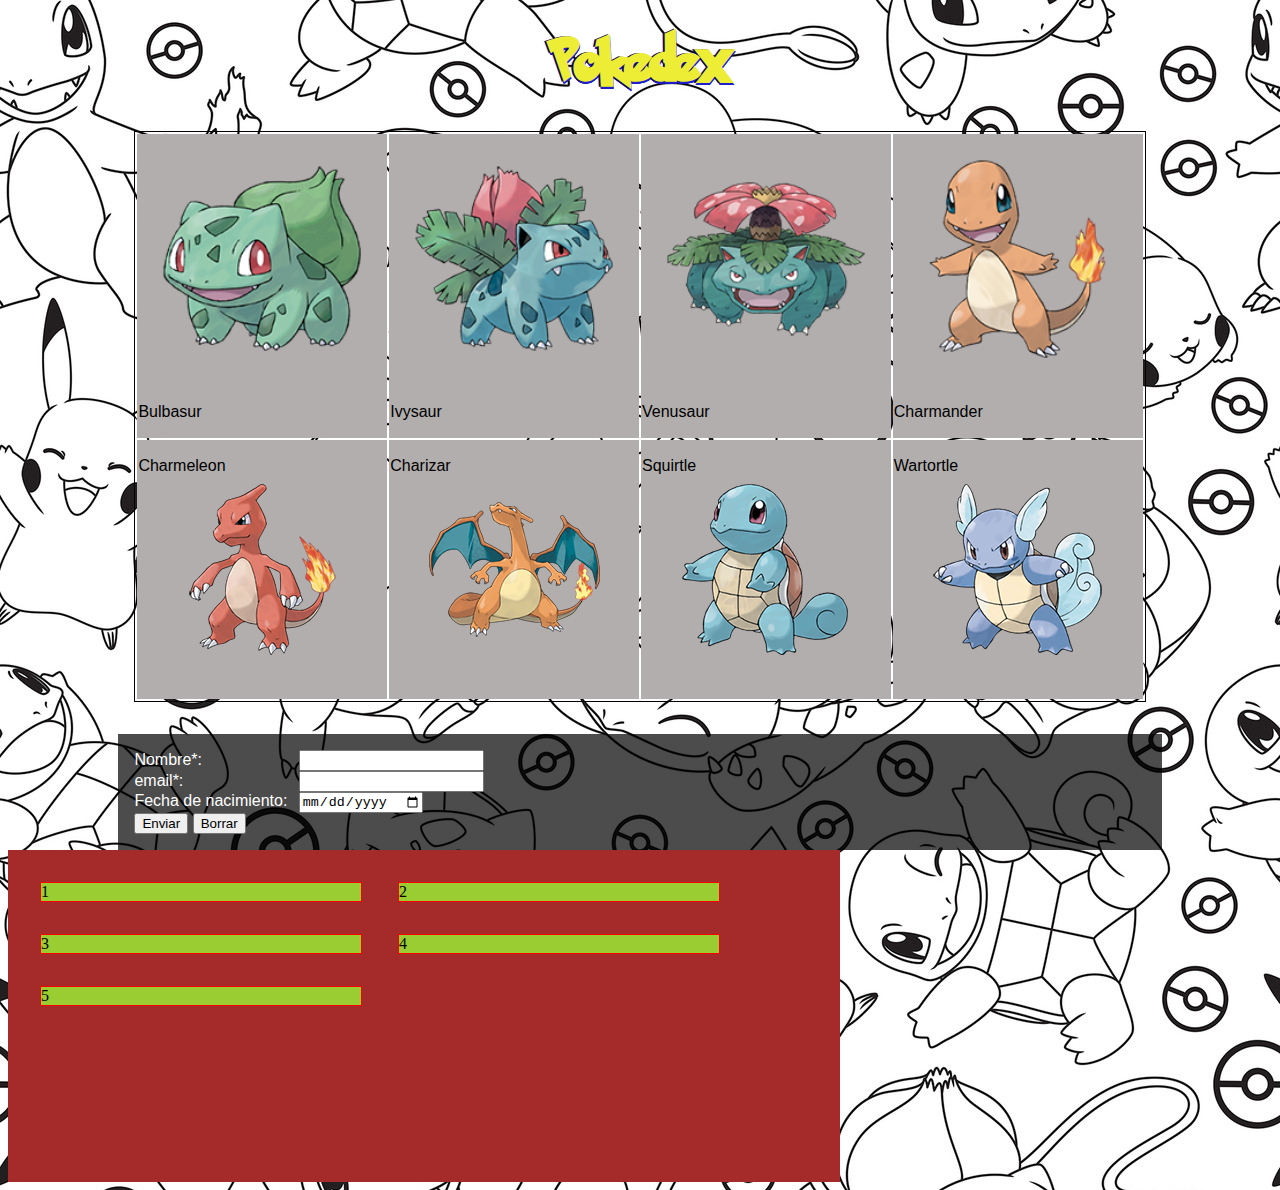
<file: 20250212_Repaso2T/index.html>
<!DOCTYPE html>
<html lang="es">

<head>
    <meta charset="UTF-8">
    <meta name="viewport" content="width=device-width, initial-scale=1.0">
    <title>Pokedex</title>

    <link rel="stylesheet" href="css/style.css">

</head>

<body>

    <h1>Pokedex</h1>
    <table>
        <tr>
            <td>
                <img class="pokemon" src="img/Bulbasur.png" alt="Bulbasur">
                <p class="nombre">Bulbasur</p>
            </td>
            <td>
                <img class="pokemon" src="img/Ivysaur.png" alt="Ivysaur">
                <p class="nombre">Ivysaur</p>
            </td>
            <td>
                <img class="pokemon" src="img/Venusaur.png" alt="Venusaur">
                <p class="nombre">Venusaur</p>
            </td>
            <td>
                <img class="pokemon" src="img/Charmander.png" alt="Charmander">
                <p class="nombre">Charmander</p>
            </td>
        </tr>
        <!--tr>td*4>(img.pokemon+p.nombre)  -->
        <tr id="on_imagen_de_fondo">
            <td id="Charmeleon">
                <p class="nombre">Charmeleon</p>
            </td>
            <td id="Charizar">
                <p class="nombre"> Charizar</p>
            </td>
            <td id="Squirtle">
                <p class="nombre">Squirtle </p>
            </td>
            <td id="Wartortle">
                <p class="nombre">Wartortle</p>
            </td>
        </tr>
    </table>

    <div id="formulario">
        <form action="mailto:pepe@gmail.com">
            <div class="elemento">
                <label for="nombnre">Nombre*: </label>
                <input type="text" name="nombre" id="nombre" required>
            </div>

            <div class="elemento">
                <label for="email">email*:</label>
                <input type="email" name="email" id="email" required>
            </div>

            <div class="elemento">
                <label for="fnacimiento">Fecha de nacimiento:</label>
                <input type="date" name="fnacimiento" id="fnacimiento">
            </div>

            <div class="elemento">
                <input type="submit" name="Enviar" value="Enviar">

                <input type="reset" value="Borrar">
            </div>
        </form>
    </div>

    <div id="ejemplo_display">
        <div class="dentro">1</div>
        <div class="dentro">2</div>
        <div class="dentro">3</div>
        <div class="dentro">4</div>
        <div class="dentro">5</div>
    </div>
</body>

</html>
</file>
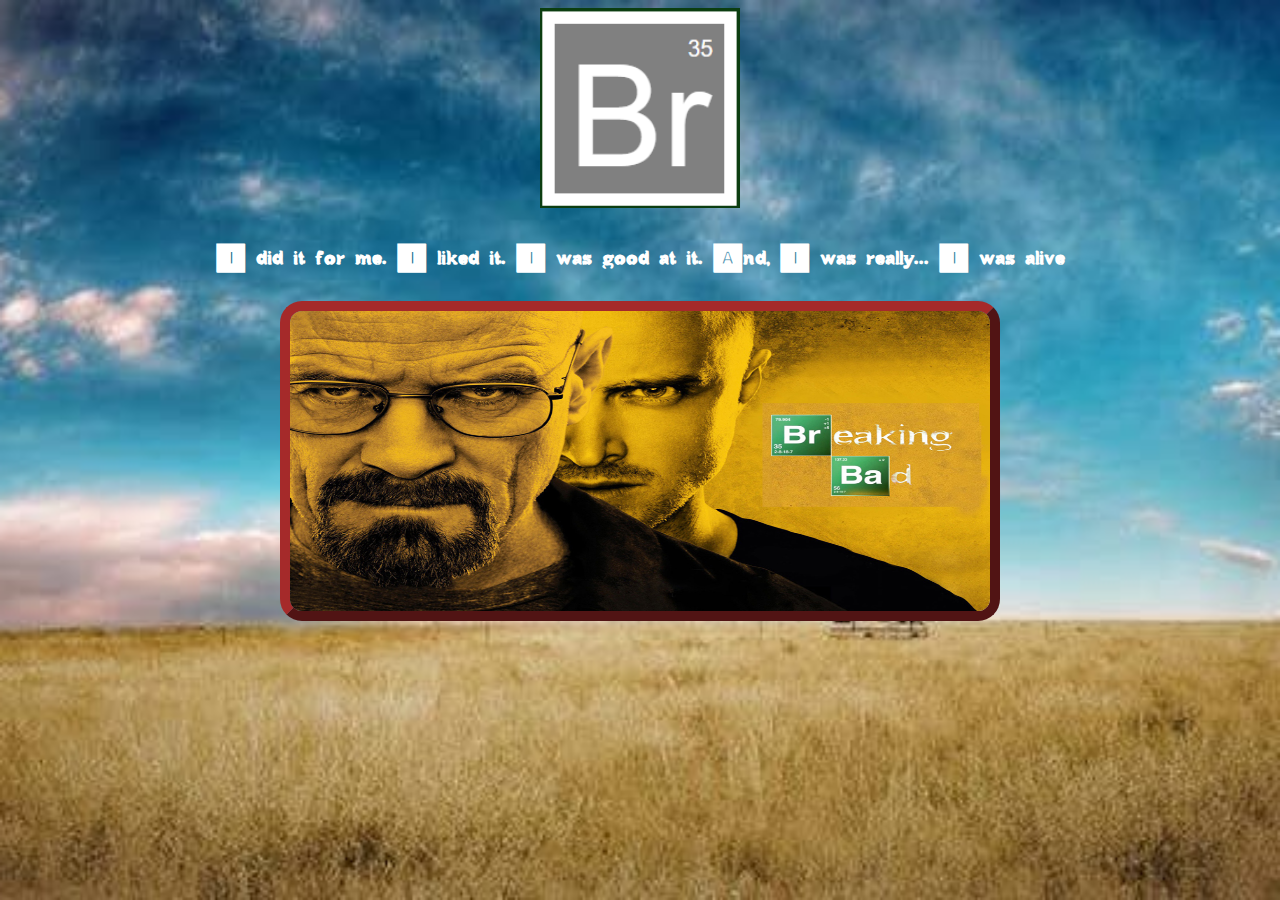
<file: Actividad2_Web_Corporativa/index.html>
<!DOCTYPE html>
<html lang="es">

<head>
    <meta charset="UTF-8">
    <meta name="viewport" content="width=device-width, initial-scale=1.0">
    <link rel="stylesheet" href="styles.css">
    <title>Poster</title>
    <link rel="icon" href="img/icon.png" type="image/png">
</head>

<body>
    <div class="logo"></div>
    <h1>I did it for me. I liked it. I was good at it. And, I was really... I was alive</h1>
    <img src="img/poster.jpg" alt="Poster" usemap="#poster-map" class="contenedor">
    <map name="poster-map">
        <area shape="poly" coords="485,107,661,105,656,142,484,143" alt="Breaking" href="Formulario.html"
            target="_blank">
        <area shape="poly" coords="545,145,624,146,627,181,538,183" alt="Bad" href="Tabla.html" target="_blank">
    </map>
    <!-- en una pantalla de 29" se ve ridiculo -->
    <table>
        <tbody>
                <!--No localizo la web publicada. 

                Los input deben disponer del atributo id que se asocia al atributo for de los label. 

                Debemos evitar el uso de br (usaremos margin y padding para esto) y otras etiquetas html para maquetar. 

                El valor auto para padding no es válido

                Por lo demás, es un buen trabajo    -->
        </tbody>
    </table>
</body>

</html>
</file>
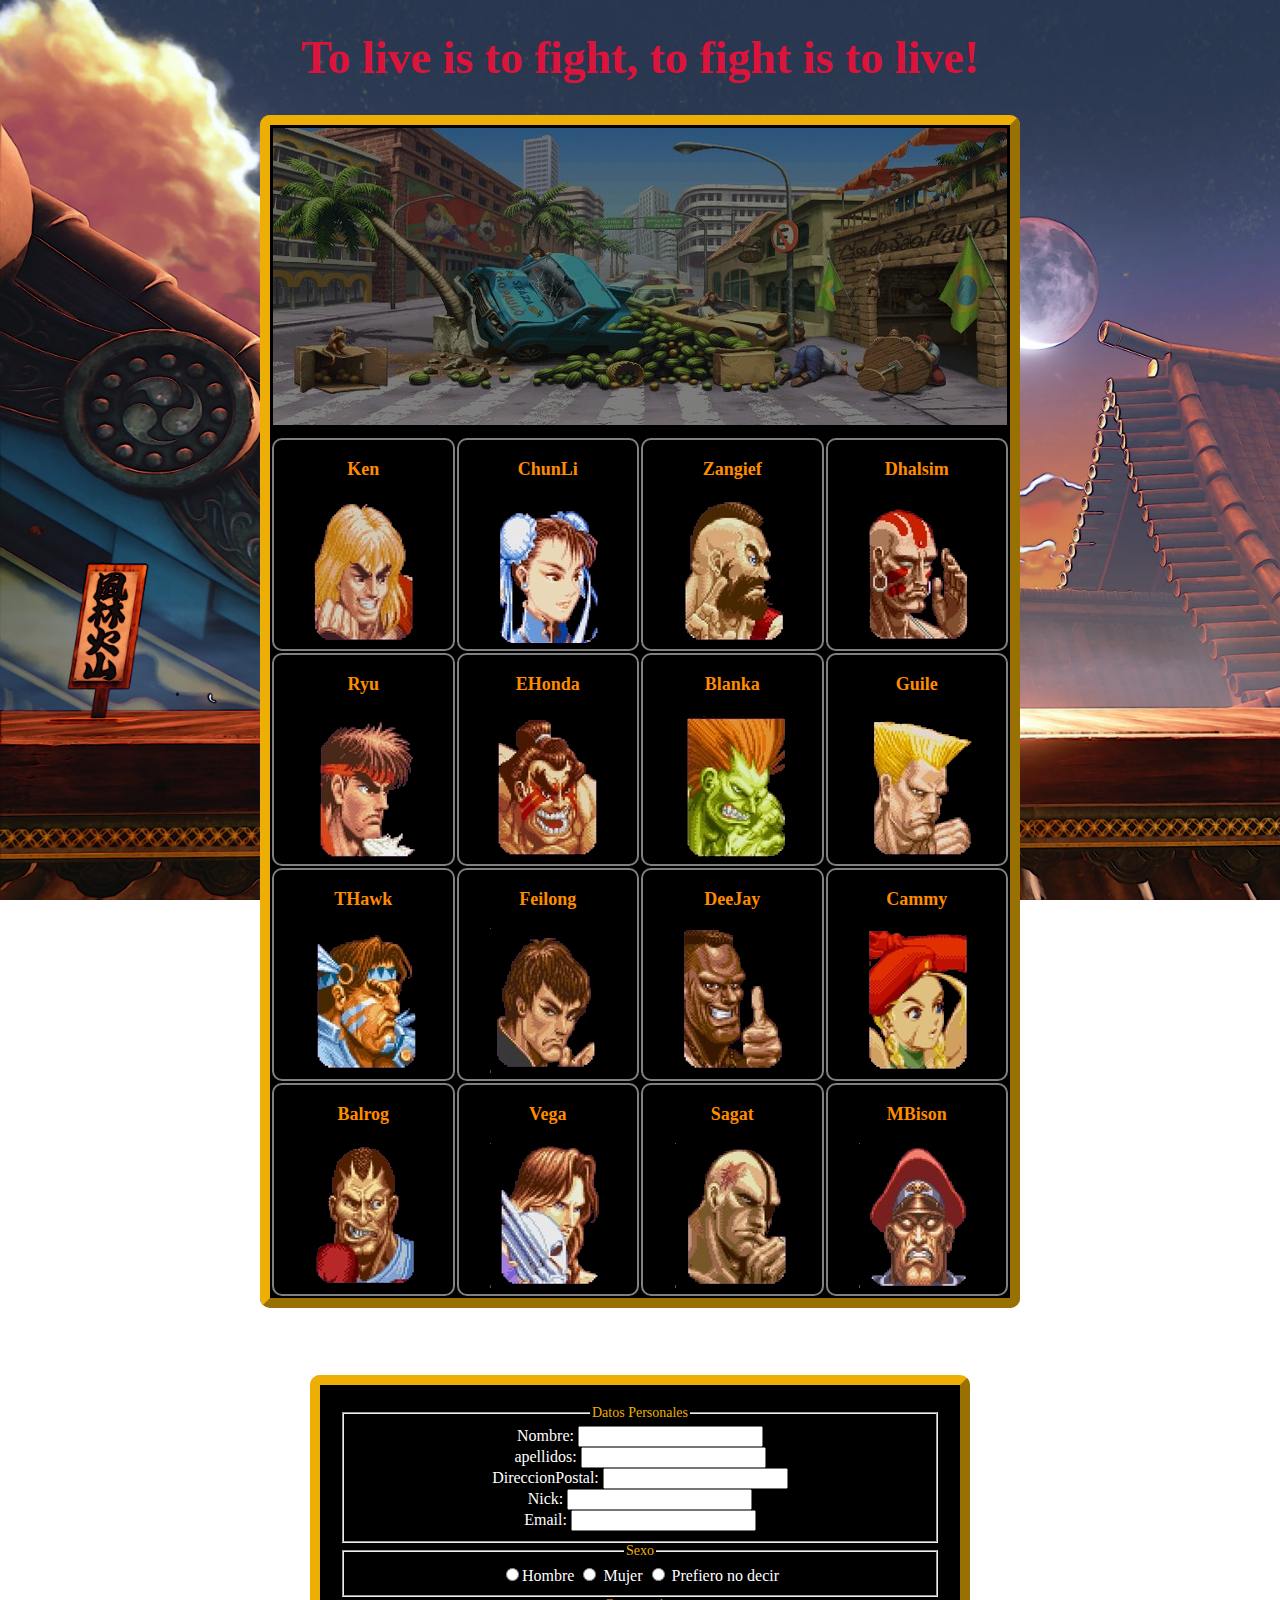
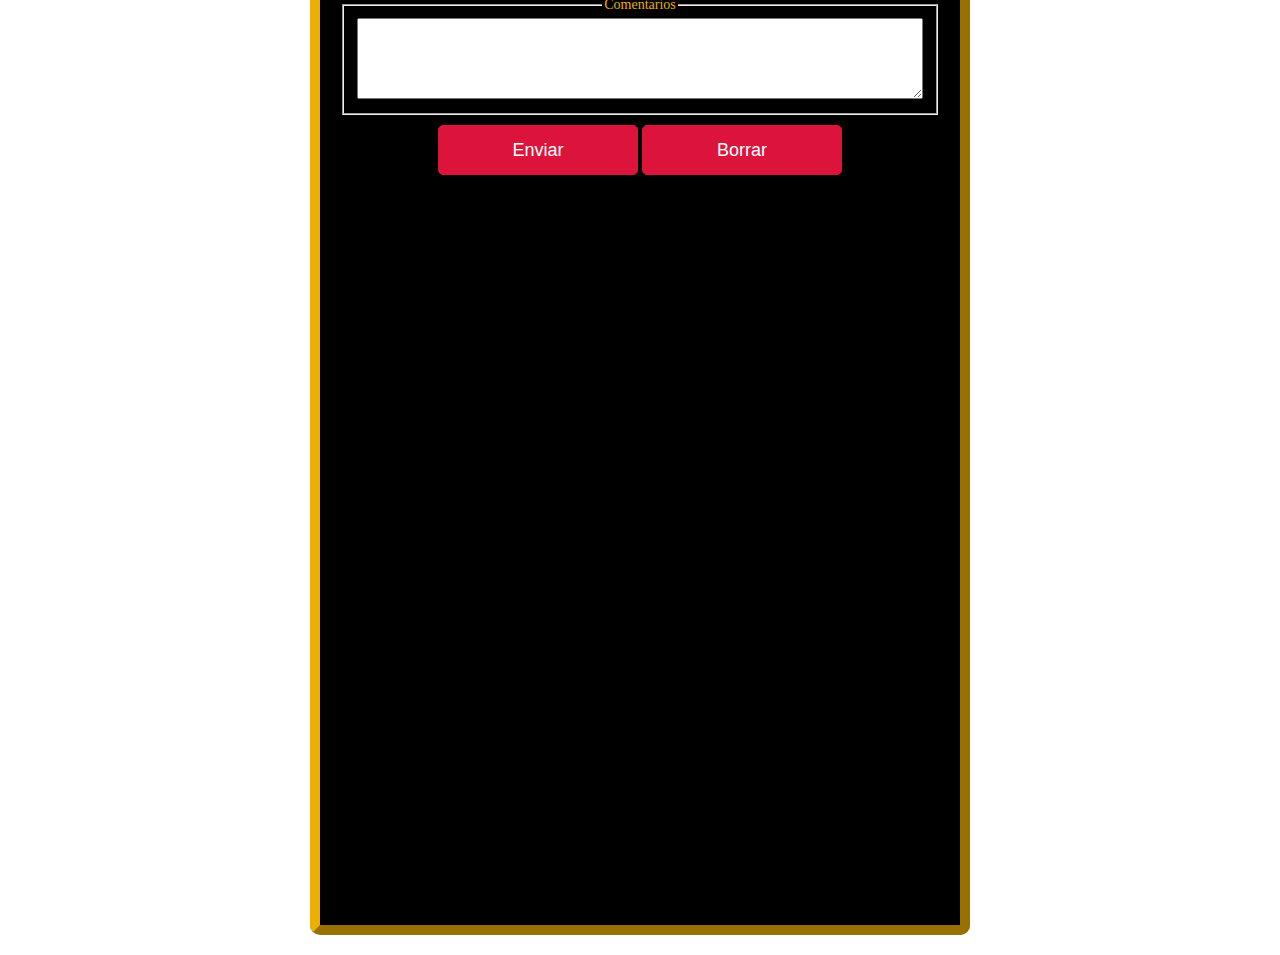
<file: Alessandro_Garcia_Prueba_2T/index.html>
<!DOCTYPE html>
<html lang="es">

<head>
    <meta charset="UTF-8">
    <meta name="viewport" content="width=device-width, initial-scale=1.0">
    <title>StreetFighter-UNIR</title>
    <link rel="stylesheet" href="css/styles.css">
    <link rel="icon" type="image/png" href="img/arcade.png">
</head>

<body>
    <h1>To live is to fight, to fight is to live!</h1>

    <table>
        <tr>
            <th colspan="4"><img src="img/fondocabecera.jpg" alt=""></th>
        </tr>
        <tr>
            <td>
                <p>Ken</p>
                <img src="img/ken.png" alt="Ken">
            </td>
            <td>
                <p>ChunLi</p>
                <img src="img/ChunLi.png" alt="ChunLi">
            </td>
            <td>
                <p>Zangief</p>
                <img src="img/Zangief.png" alt="Zangief">
            </td>
            <td>
                <p>Dhalsim</p>
                <img src="img/Dhalsim.png" alt="Dhalsim">
            </td>
        </tr>
        <tr>
            <td>
                <p>Ryu</p>
                <img src="img/Ryu.png" alt="Ryu">
            </td>
            <td>
                <p>EHonda</p>
                <img src="img/EHonda.png" alt="EHonda">
            </td>
            <td>
                <p>Blanka</p>
                <img src="img/Blanka.png" alt="Blanka">
            </td>
            <td>
                <p>Guile</p>
                <img src="img/Guille.png" alt="Guile">
            </td>
        </tr>
        <tr>
            <td>
                <p>THawk</p>
                <img src="img/THawk.png" alt="THawk">
            </td>
            <td>
                <p>Feilong</p>
                <img src="img/Feilong.png" alt="Feilong">
            </td>
            <td>
                <p>DeeJay</p>
                <img src="img/DeeJay.png" alt="DeeJay">
            </td>
            <td>
                <p>Cammy</p>
                <img src="img/Cammy.png" alt="Cammy">
            </td>
        </tr>
        <tr>
            <td>
                <p>Balrog</p>
                <img src="img/Balrog.png" alt="Balrog">
            </td>
            <td>
                <p>Vega</p>
                <img src="img/Vega.png" alt="Vega">
            </td>
            <td>
                <p>Sagat</p>
                <img src="img/Sagat.png" alt="Sagat">
            </td>
            <td>
                <p>MBison</p>
                <img src="img/MBison.png" alt="MBison">
            </td>
        </tr>
    </table>
    <h2>Formulario de Inscripción para jugar a Street Fighter</h2>

    <form>
        <fieldset>
            <legend>Datos Personales</legend>
            <label for="nombre">Nombre:</label>
            <input type="text" id="nombre" name="nombre" required><br>
            <label for="apellidos">apellidos:</label>
            <input type="text" id="apeliidos" name="apellidos" required><br>
            <label for="DireccionPostal">DireccionPostal:</label>
            <input type="text" id="DireccionPostal" name="DireccionPostal" required><br>
            <label for="Nick">Nick:</label>
            <input type="nombre" id="Nick" name="Nick" required><br>
            <label for="email">Email:</label>
            <input type="text" id="emal" name="email" required><br>
        </fieldset>
        <fieldset>
            <legend>Sexo</legend>
            <input type="radio" name="sexo" value="Hombre">Hombre
            <label for="sexo"></label>
            <input type="radio" name="sexo" value="Mujer"> Mujer 
            <input type="radio" name="sexo" value="No da info"> Prefiero no decir
            
        </fieldset>
        <fieldset>
            <legend>Comentarios</legend>
            <textarea id="comentarios" name="comentarios" rows="5" cols="30"></textarea>
        </fieldset>
        <button type="submit">Enviar</button>
        <button type="rest">Borrar</button>
    </form>
</body>

</html>
</file>
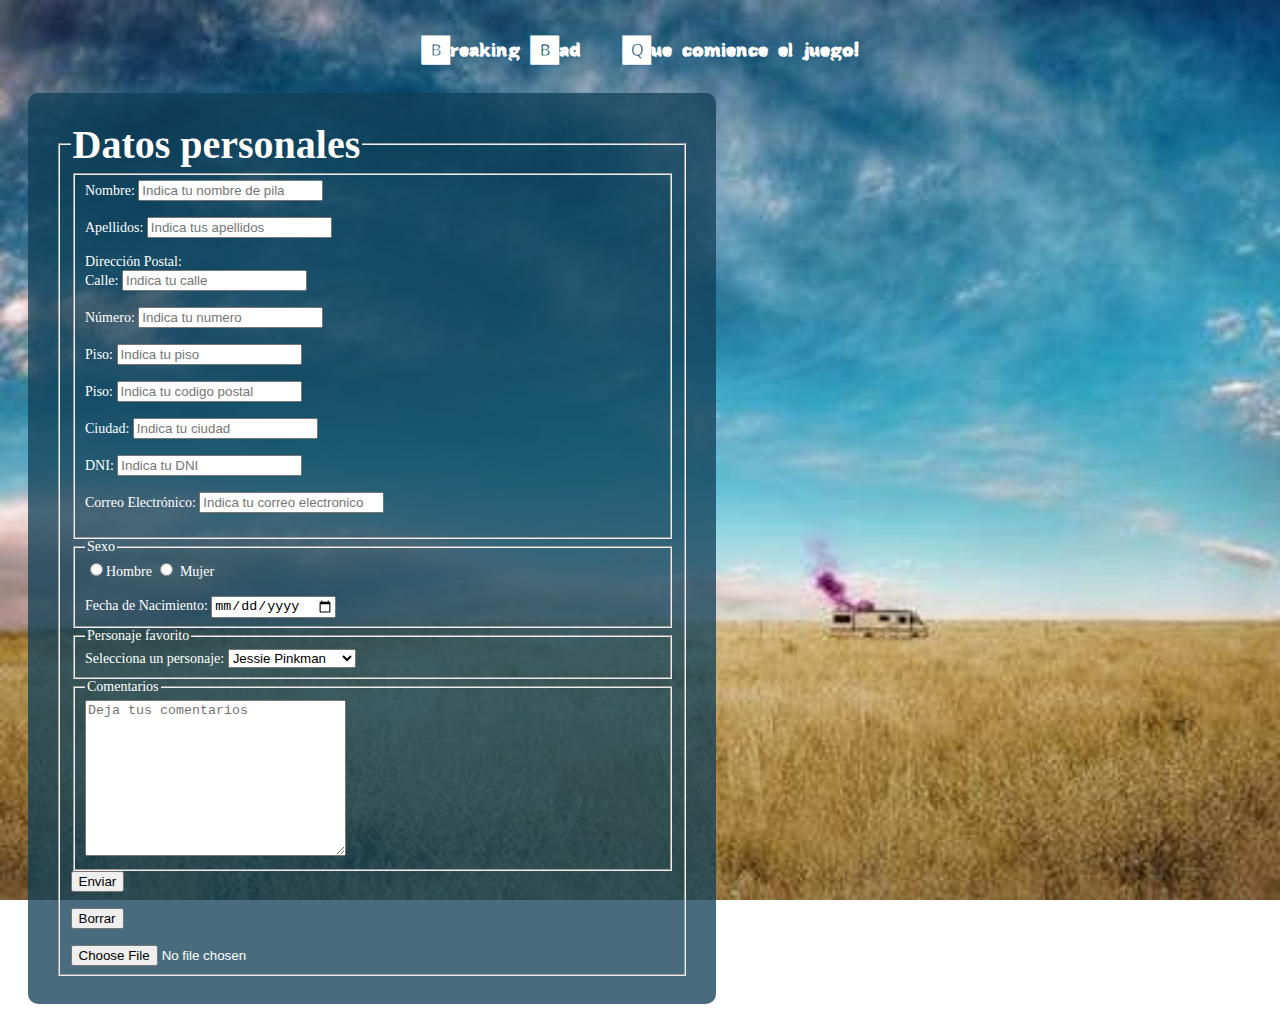
<file: Actividad2_Web_Corporativa/formulario.html>
<!DOCTYPE html>
<html lang="es">

<head>
    <meta charset="UTF-8">
    <meta name="viewport" content="width=device-width, initial-scale=1.0">
    <link rel="stylesheet" href="styles.css">
    <link rel="icon" href="img/icon.png" type="image/png">
    <title>Formulario</title>
</head>

<body>
    <h1>Breaking Bad – Que comience el juego!</h1>
    <form class="formulario-breaking-bad" action="mailto:raul.rodriguez@proeducaglobal.com">
        <fieldset>
            <legend class="iniciales">Datos personales</legend>
            <fieldset>
                <label for="nombre">Nombre:</label>
                <input type="text" placeholder="Indica tu nombre de pila" required><br><br>

                <label for="Apellidos">Apellidos:</label>
                <input type="text" name="apellidos" placeholder="Indica tus apellidos" required><br><br>

                <label for="direccion podtsl">Dirección Postal:</label> <br>

                <label for="calle">Calle:</label>
                <input type="text" name="calle" placeholder="Indica tu calle"><br><br>

                <label for="numero">Número:</label>
                <input type="text" name="numero" placeholder="Indica tu numero"><br><br>

                <label for="piso">Piso:</label>
                <input type="text" name="piso" placeholder="Indica tu piso"><br><br>

                <label for="piso">Piso:</label>
                <input type="text" name="codigo-postal" placeholder="Indica tu codigo postal"><br><br>

                <label for="ciudad"> Ciudad:</label>
                <input type="text" name="ciudad" placeholder="Indica tu ciudad"><br><br>

                <label for="dni">DNI:</label>
                <input type="text" name="dni" placeholder="Indica tu DNI"><br><br>

                <label for="email">Correo Electrónico:</label>
                <input type="email" name="email" placeholder="Indica tu correo electronico" required><br><br>
            </fieldset>
            <fieldset>
                <legend>Sexo</legend>
                <input type="radio" name="sexo" value="Hombre">Hombre
                <input type="radio" name="sexo" value="Mujer"> Mujer <br><br>
                Fecha de Nacimiento: <input type="date" name="fecha-nacimiento">
            </fieldset>
            <fieldset>
                <legend>Personaje favorito</legend>
                <label for="personaje">Selecciona un personaje:</label>
                <select name="personajes" id="personajes">
                    <option value="Jessie">Jessie Pinkman</option>
                    <option value="Walter">Walter White</option>
                    <option value="Saul">Saul Goodman</option>
                    <option value="Gustavo Fring"> Gustavo Fringe</option>
                    <option value="Mike Ehrmantraut">Mike Ehrmantraut</option>
                    <option value="Hank Schrader">Hank Schrader</option>
                    <option value="Marie Schrader">Marie Schrader</option>
                    <option value="Skyler White">Skyler White</option>
                    <option value="Otros personajes">Otros personajes</option>
                </select>
            </fieldset>
            <fieldset>
                <legend>Comentarios</legend>
                <textarea name="comentarios" id="comentarios" cols="30" rows="10"
                    placeholder="Deja tus comentarios"></textarea>
            </fieldset>
            <input type="submit" value="Enviar"><br><br>
            <input type="reset" value="Borrar"><br><br>
            <input type="file" value="Seleccionar archivo">
        </fieldset>

    </form>

    <body>

    </body>

</html>
</file>
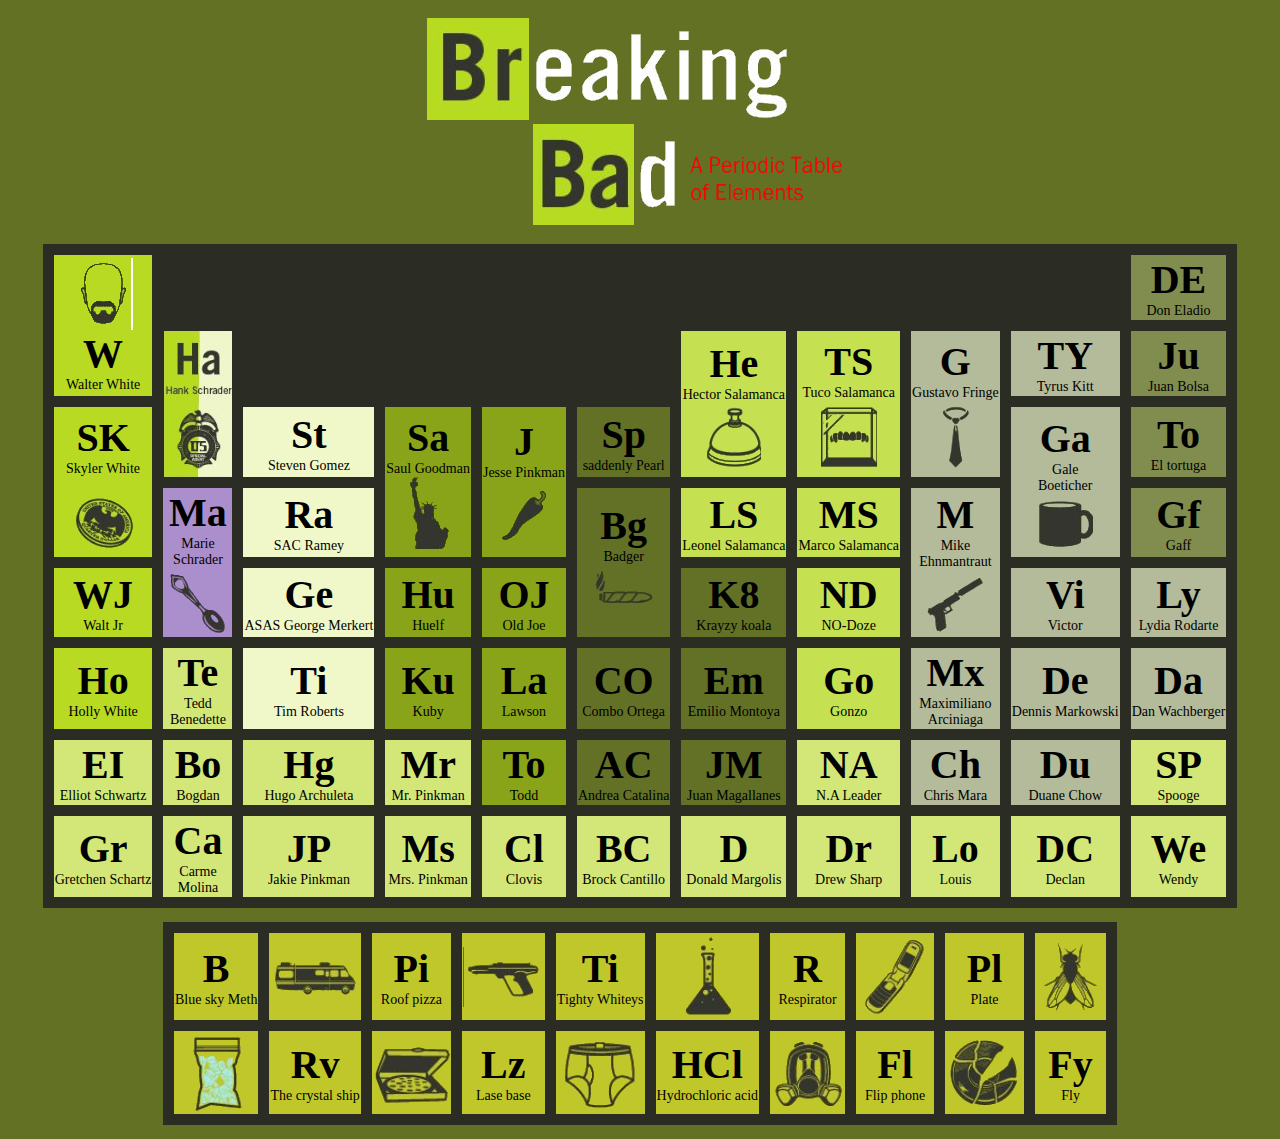
<file: Actividad2_Web_Corporativa/tabla.html>
<!DOCTYPE html>
<html lang="en">

<head>
    <meta charset="UTF-8">
    <meta name="viewport" content="width=device-width, initial-scale=1.0">
    <link rel="stylesheet" href="styles.css">
    <link rel="shortcut icon" href="img/icon.png" type="image/x-icon">
    <title>Tabla Breaking Bad</title>
</head>

<body class="tabla-background">
    <img src="img/cabecera.png" alt="Cabecera" class="cabecera">
    <form action="tabla.html">
        <table class="tabla-breaking-bad">
            <tbody>
                <tr>
                    <td rowspan="2" class="celda-color1">
                        <img src="img/Tabla Periódica/walterwhite.png" alt="Walter White" class="personaje">
                        <span class="iniciales">W</span> Walter White
                    </td>
                    <td></td>
                    <td></td>
                    <td></td>
                    <td></td>
                    <td></td>
                    <td></td>
                    <td></td>
                    <td></td>
                    <td></td>
                    <td class="celda-color2"><span class="iniciales">DE</span> Don Eladio</td>
                </tr>
                <tr>
                    <td rowspan="2" id="hank">
                        <img src="img/Tabla Periódica/hankschrader.png" alt="hankschrader">
                    </td>
                    <td></td>
                    <td></td>
                    <td></td>
                    <td></td>
                    <td rowspan="2" class="celda-color3"><span class="iniciales">He</span> Hector Salamanca
                        <img src="img/Tabla Periódica/hectorsalamanca.png" alt="hectorsalamanca">
                    </td>
                    <td rowspan="2" class="celda-color3"><span class="iniciales">TS</span> Tuco Salamanca
                        <img src="img/Tabla Periódica/tucosalamanca.png" alt="tucosalamanca">
                    </td>
                    <td rowspan="2" class="celda-color4"><span class="iniciales">G</span> Gustavo Fringe
                        <img src="img/Tabla Periódica/gustavofrink.png" alt="gustavofrink">
                    </td>
                    <td class="celda-color4"><span class="iniciales">TY</span> Tyrus Kitt</td>
                    <td class="celda-color2"><span class="iniciales">Ju</span> Juan Bolsa</td>
                </tr>
                <tr>
                    <td rowspan="2" class="celda-color1"><span class="iniciales">SK</span> Skyler White <br><br>
                        <img src="img/Tabla Periódica/skylerwhite.png" alt="skylerwhite">
                    </td>
                    <td class="celda-color6"><span class="iniciales">St</span> Steven Gomez</td>
                    <td rowspan="2" class="celda-color10"><span class="iniciales">Sa</span> Saul Goodman
                        <img src="img/Tabla Periódica/saulgoodman.png" alt="saulgoodman">
                    </td>
                    <td rowspan="2" class="celda-color10"><span class="iniciales" id="jesse">J</span> Jesse Pinkman
                        <img src="img/Tabla Periódica/jessiepinkman.png" alt="jessiepinkman">
                    </td>
                    <td class="celda-color11"><span class="iniciales">Sp</span> saddenly Pearl</td>
                    <td rowspan="2" class="celda-color4"><span class="iniciales">Ga</span> Gale <br> Boeticher
                        <img src="img/Tabla Periódica/gale.png" alt="gale">
                    </td>
                    <td class="celda-color2"><span class="iniciales">To</span> El tortuga</td>
                </tr>
                <tr>
                    <td rowspan="2" class="celda-color14"><span class="iniciales">Ma</span> Marie Schrader
                        <img src="img/Tabla Periódica/marieschrader.png" alt="">
                    </td>
                    <td class="celda-color6"><span class="iniciales">Ra</span> SAC Ramey</td>
                    <td rowspan="2" class="celda-color11"><span class="iniciales">Bg</span> Badger
                        <img src="img/Tabla Periódica/badger.png" alt="bagder">
                    </td>
                    <td class="celda-color3"><span class="iniciales">LS</span> Leonel Salamanca</td>
                    <td class="celda-color3"><span class="iniciales">MS</span> Marco Salamanca</td>
                    <td rowspan="2" class="celda-color4"><span class="iniciales">M</span>Mike <br> Ehnmantraut
                        <img src="img/Tabla Periódica/mike.png" alt="mike">
                    </td>
                    <td class="celda-color2"><span class="iniciales">Gf</span> Gaff</td>
                </tr>
                <tr>
                    <td class="celda-color1"><span class="iniciales">WJ</span> Walt Jr</td>
                    <td class="celda-color6"><span class="iniciales">Ge</span> ASAS George Merkert</td>
                    <td class="celda-color10"><span class="iniciales">Hu</span> Huelf</td>
                    <td class="celda-color10"><span class="iniciales">OJ</span> Old Joe</td>
                    <td class="celda-color11"><span class="iniciales">K8</span> Krayzy koala</td>
                    <td class="celda-color3"><span class="iniciales">ND</span> NO-Doze</td>
                    <td class="celda-color4"><span class="iniciales">Vi</span> Victor</td>
                    <td class="celda-color4"><span class="iniciales">Ly</span> Lydia Rodarte</td>
                </tr>
                <tr>
                    <td class="celda-color1"><span class="iniciales">Ho</span> Holly White</td>
                    <td class="celda-color5"><span class="iniciales">Te</span> Tedd Benedette</td>
                    <td class="celda-color6"><span class="iniciales">Ti</span> Tim Roberts</td>
                    <td class="celda-color10"><span class="iniciales">Ku</span> Kuby</td>
                    <td class="celda-color10"><span class="iniciales">La</span> Lawson</td>
                    <td class="celda-color11"><span class="iniciales">CO</span> Combo Ortega</td>
                    <td class="celda-color11"><span class="iniciales">Em</span> Emilio Montoya</td>
                    <td class="celda-color3"><span class="iniciales">Go</span> Gonzo</td>
                    <td class="celda-color4"><span class="iniciales">Mx</span> Maximiliano <br>Arciniaga</td>
                    <td class="celda-color4"><span class="iniciales">De</span> Dennis Markowski</td>
                    <td class="celda-color4"><span class="iniciales">Da</span> Dan Wachberger</td>
                </tr>
                <tr>
                    <td class="celda-color5"><span class="iniciales">EI</span> Elliot Schwartz</td>
                    <td class="celda-color5"><span class="iniciales">Bo</span> Bogdan</td>
                    <td class="celda-color5"><span class="iniciales">Hg</span> Hugo Archuleta</td>
                    <td class="celda-color5"><span class="iniciales">Mr</span> Mr. Pinkman</td>
                    <td class="celda-color10"><span class="iniciales">To</span> Todd</td>
                    <td class="celda-color11"><span class="iniciales">AC</span> Andrea Catalina</td>
                    <td class="celda-color11"><span class="iniciales">JM</span> Juan Magallanes</td>
                    <td class="celda-color5"><span class="iniciales">NA</span> N.A Leader</td>
                    <td class="celda-color4"><span class="iniciales">Ch</span> Chris Mara</td>
                    <td class="celda-color4"><span class="iniciales">Du</span> Duane Chow</td>
                    <td class="celda-color5"><span class="iniciales">SP</span> Spooge</td>
                </tr>
                <tr>
                    <td class="celda-color5"><span class="iniciales">Gr</span> Gretchen Schartz</td>
                    <td class="celda-color5"><span class="iniciales">Ca</span> Carme Molina</td>
                    <td class="celda-color5"><span class="iniciales">JP</span> Jakie Pinkman</td>
                    <td class="celda-color5"><span class="iniciales">Ms</span> Mrs. Pinkman</td>
                    <td class="celda-color5"><span class="iniciales">Cl</span> Clovis</td>
                    <td class="celda-color5"><span class="iniciales">BC</span> Brock Cantillo</td>
                    <td class="celda-color5"><span class="iniciales">D <br></span>Donald Margolis</td>
                    <td class="celda-color5"><span class="iniciales">Dr</span> Drew Sharp</td>
                    <td class="celda-color5"><span class="iniciales">Lo</span> Louis</td>
                    <td class="celda-color5"><span class="iniciales">DC</span> Declan</td>
                    <td class="celda-color5"><span class="iniciales">We</span> Wendy</td>
                </tr>
            </tbody>
        </table>
    </form>
    <form action="tabla.html">
        <table class="tabla-breaking-bad">
            <tbody>
                <tr>
                    <td class="celda-color15"><span class="iniciales">B</span> Blue sky Meth</td>
                    <td class="celda-color15"><img src="img/Tabla Periódica/bus.png" alt="bus"></td>
                    <td class="celda-color15"><span class="iniciales">Pi</span>Roof pizza</td>
                    <td class="celda-color15"><span class="iniciales" ><img src="img/Tabla Periódica/pistola.png" alt="pistola"></span></td>
                    <td class="celda-color15"><span class="iniciales">Ti</span>Tighty Whiteys</td>
                    <td class="celda-color15"><span class="iniciales"><img src="img/Tabla Periódica/pocima.png" alt="matraz"></span></td>
                    <td class="celda-color15"><span class="iniciales">R</span>Respirator</td>
                    <td class="celda-color15"><span class="iniciales"><img src="img/Tabla Periódica/movil.png" alt="movil"></span></td>
                    <td class="celda-color15"><span class="iniciales">Pl</span>Plate</td>
                    <td class="celda-color15"><span class="iniciales"><img src="img/Tabla Periódica/mosca.png" alt="mosca"></span></td>
                </tr>
                <tr>
                    <td class="celda-color15"><span class="iniciales"><img src="img/Tabla Periódica/cristal.png" alt="cristal"></span></td>
                    <td class="celda-color15"><span class="iniciales">Rv</span>The crystal ship</td>
                    <td class="celda-color15"><span class="iniciales"><img src="img/Tabla Periódica/pizza.png" alt="pizza"></span></td>
                    <td class="celda-color15"><span class="iniciales">Lz</span>Lase base</td>
                    <td class="celda-color15"><span class="iniciales"><img src="img/Tabla Periódica/calzoncillos.png" alt="calzoncillos"></span></td>
                    <td class="celda-color15"><span class="iniciales">HCl</span>Hydrochloric acid</td>
                    <td class="celda-color15"><span class="iniciales"></span><img src="img/Tabla Periódica/mascara.png" alt="mascaragas"></td>
                    <td class="celda-color15"><span class="iniciales">Fl</span>Flip phone</td>
                    <td class="celda-color15"><span class="iniciales"></span><img src="img/Tabla Periódica/plato.png" alt="plato"></td>
                    <td class="celda-color15"><span class="iniciales">Fy</span>Fly</td>
                </tr>
            </tbody>
        </table>

    </form>
</body>

</html>
</file>
<file: 20250212_Repaso2T/css/style.css>
@font-face {
    font-family: pokemon;
    src: url('../PokemonSolid.ttf');

}

:root{
    box-sizing: border-box;
    margin: 0;
    padding: 0;
}
body{
    background-image: url('../img/RMK12626RL__27130.jpg');
    background-size: cover;
    background-attachment: fixed;
    background-repeat: no-repeat;
}

h1{
    font-family:'pokemon';
    src: url('../PokemonSolid.ttf');
    text-align: center;
    color: rgb(237, 237, 54);
    font-size: 3rem;
    text-shadow: -2px 0 rgb(13, 2, 103), 0 2px rgb(30, 30, 205), 0 2px rgb(23, 23, 130), 0 2px rgb(6, 6, 240);
}
table{
    width: 80%;
    border: 1px solid black;
    margin: auto;
    
}

td{
    background-color: rgb(178, 174, 174);
    width: 25%;
    
}

img.pokemon{
    width: 100%;
    height: 80%;
    text-align: center;
}
.nombre{
    font-family:Verdana, Geneva, Tahoma, sans-serif;

}
tr#on_imagen_de_fondo{
    height: 250px;
    width: auto;
}

tr#on_imagen_de_fondo td{
    background-repeat: no-repeat;
    background-size: auto;
    padding-bottom: 13rem;
    background-position: 50%;
}
td#Charmeleon{
    background-image:url('../img/Charmeleon.png');
}
td#Charizar{
    background-image: url('../img/Charizar.png');
}
td#Squirtle{
    background-image: url('../img/Squirtle.png');
}
td#Wartortle{
    background-image:url('../img/Wartortle.png');
}
/* FORMULARIO*/

#formulario{
    background-color: rgba(0, 0, 0, 0.7);
    color: white;
    font-family: sans-serif;
    width: 80%;
    margin: auto;
    padding: 1rem;
    margin-top: 2rem;
}

.elemento label, .elemnto input {
    display: inline-block;
    width: 10rem;

}
/*Ejemplo de display: inline-block*/

#ejemplo_display{
    background-color: brown;
    width: 800px;
    height: 300px;
    padding: 1rem;
}

.dentro{
    background-color: yellowgreen;
    width: 40%;
    border: 1px solid red;
    margin: 1rem;
    display: inline-block;
}
</file>
<file: Actividad2_Web_Corporativa/styles.css>
/* Incorporación de fuente personalizada */
@font-face {
    font-family: 'MiFuentePersonalizada';
    src: url('img/Breaking\ Bad.ttf') format('truetype');
    font-weight: normal;
    font-style: normal;
}

:root {
    margin: 0;
    padding: 0;
    box-sizing: border-box;
    --fuente-titulos: 'MiFuentePersonalizada', Helvetica;
    --fuente-que-no-voy-a-usar: Georgia, 'Times New Roman', Times, serif;
    font-size: 14px;


}

body {
    background-image: url('img/fondo.jpg');
    background-size: cover;
    background-attachment: fixed;
    background-repeat: no-repeat;
    background-position: center;
}

body.tabla-background {
    background-color: #637124;
    background-image: none;
    /* Elimina la imagen de fondo */
    background-repeat: no-repeat;
    background-position: center;
}
#titulo{
    font-size: 80px;
}

.logo {
    width: 200px;
    height: 200px;
    background-image: url('img/logo.PNG');
    background-size: cover;
    background-position: top center;
    background-repeat: no-repeat;
    margin: 2px auto;
    /* Ajusta el margen superior a 2px */
}

.contenedor {
    display: block;
    /* Muestra el contenedor como bloque */
    width: 700px;
    height: 300px;
    background-size: cover;
    /* Ajusta la imagen de fondo para cubrir el contenedor */
    background-position: center;
    border: 10px outset brown;
    border-radius: 22px;
    margin:  auto;
    /* Centra el contenedor */
}

h1,
h2,
h3 {
    font-family: var(--fuente-titulos);
    font-size: 40px;
    color: white;
    text-align: center;
    margin-top: 20px;
    /* Ajusta el margen superior a 20px */
    
}

.formulario-breaking-bad {
    width: 50%;
    height: 100%;
    background-color: rgba(17, 64, 87, 0.767);
    /* Fondo con transparencia */
    padding: 2rem;
    margin: 20px;
    border-radius: 10px;
    color: white;
    font-family: var(--fuente-titulos Helvetica);
}

.cabecera {
    display: block;
    margin-top: 10px;
    margin: 10px auto;
    background-position: center;
    background-size: cover;
}

.tabla-breaking-bad { 
    table-layout: fixed;
    margin:  1rem auto;
    background-color: #2b2c24;
    /* Color de fondo */
    font-family: var(--fuente-titulos Helvetica);
    border-spacing: 0.8rem;
    /* Espaciado entre celdas */


}

.tabla-breaking-bad th,
.tabla-breaking-bad td {
    border: transparent;
    /* Elimina el borde de las celdas */
    padding: auto;
    /* Espaciado interno de las celdas */
    text-align: center;
    /* Centra el texto en las celdas */
    color: black;
    /* Color del texto */
    width: auto;


}

.tabla-breaking-bad img {
    width: auto;
    /* Ajusta el tamaño de la imagen según sea necesario */
    height: auto;
    display: block;
    margin: 0 auto;


}

/*colores extraidos a traves de pinetools*/
.celda-color1 {
    background-color: #b8da23;
}

.celda-color2 {
    background-color: #818d4e;
}

.celda-color3 {
    background-color: #c5e050;
}

.celda-color4 {
    background-color: #b4bb9a;
}

.celda-color5 {
    background-color: #d3e778;
}

.celda-color6 {
    background-color: #f0f8c9;
}

.celda-color10 {
    background-color: #89a418;
}

.celda-color11 {
    background-color: #637126;
}

.celda-color14 {
    background-color: #ab8fcc;
}
.celda-color15{
    background-color: #c0c72b;
}

.iniciales {
    font-size: 40px;
    /* Ajusta el tamaño de las iniciales */
    font-weight: bold;
    /* Ajusta el peso de las iniciales */
    display: block;
    margin-bottom: auto;
    
}
#hank {

    margin: 0;
    padding: 0;
    border-spacing: 0;
    width: 0;
    height: 0;
   /*No consigo ajustar el tamaño de la celda de Hank a las demás...*/
    
    
   
    
    
}
</file>
<file: Alessandro_Garcia_Prueba_2T/css/styles.css>
body {
    background-image: url('../img/fondo2.jpg');
    background-size: cover;
    background-attachment: fixed;
    font-family:url('../street.otf');
    text-align: center;
    color: white;
}

h1 {
    font-family: url('../street.otf');
    color: crimson;
    font-size: 46px;
}

table {
    
    width: 600px;
    height: 800px;
    border: 10px outset rgb(237, 175, 5);
    border-radius: 10px;
    background-color: black;
    margin: 20px auto;
}

table th {
   
    font-size: 40px;
    color: whitesmoke;
    opacity: 0.5;
}

td {
    width: 40px;
    height: 45px;
    font-family:url('../street.otf');
    font-size: 18px;
    font-weight: bold;
    color: darkorange;
    border: 2px solid grey;
    border-radius: 10px;
}

form {
    width: 600px;
    height: 1100px;
    border: 10px outset rgb(237, 175, 5);
    background-color: black;
    color: white;
    border-radius: 10px;
    margin: 20px auto;
    padding: 20px;
}

legend {
    font-family:url('../street.otf'), sans-serif;
    font-size: 14px;
    color: rgb(237, 175, 5);
}

textarea {
    width: 560px;
}

button {
    border: 1px solid crimson;
    background-color: crimson;
    font-family: 'Street', sans-serif;
    font-size: 18px;
    color: white;
    width: 200px;
    height: 50px;
    border-radius: 5px;
    margin-top: 10px;
}
</file>
